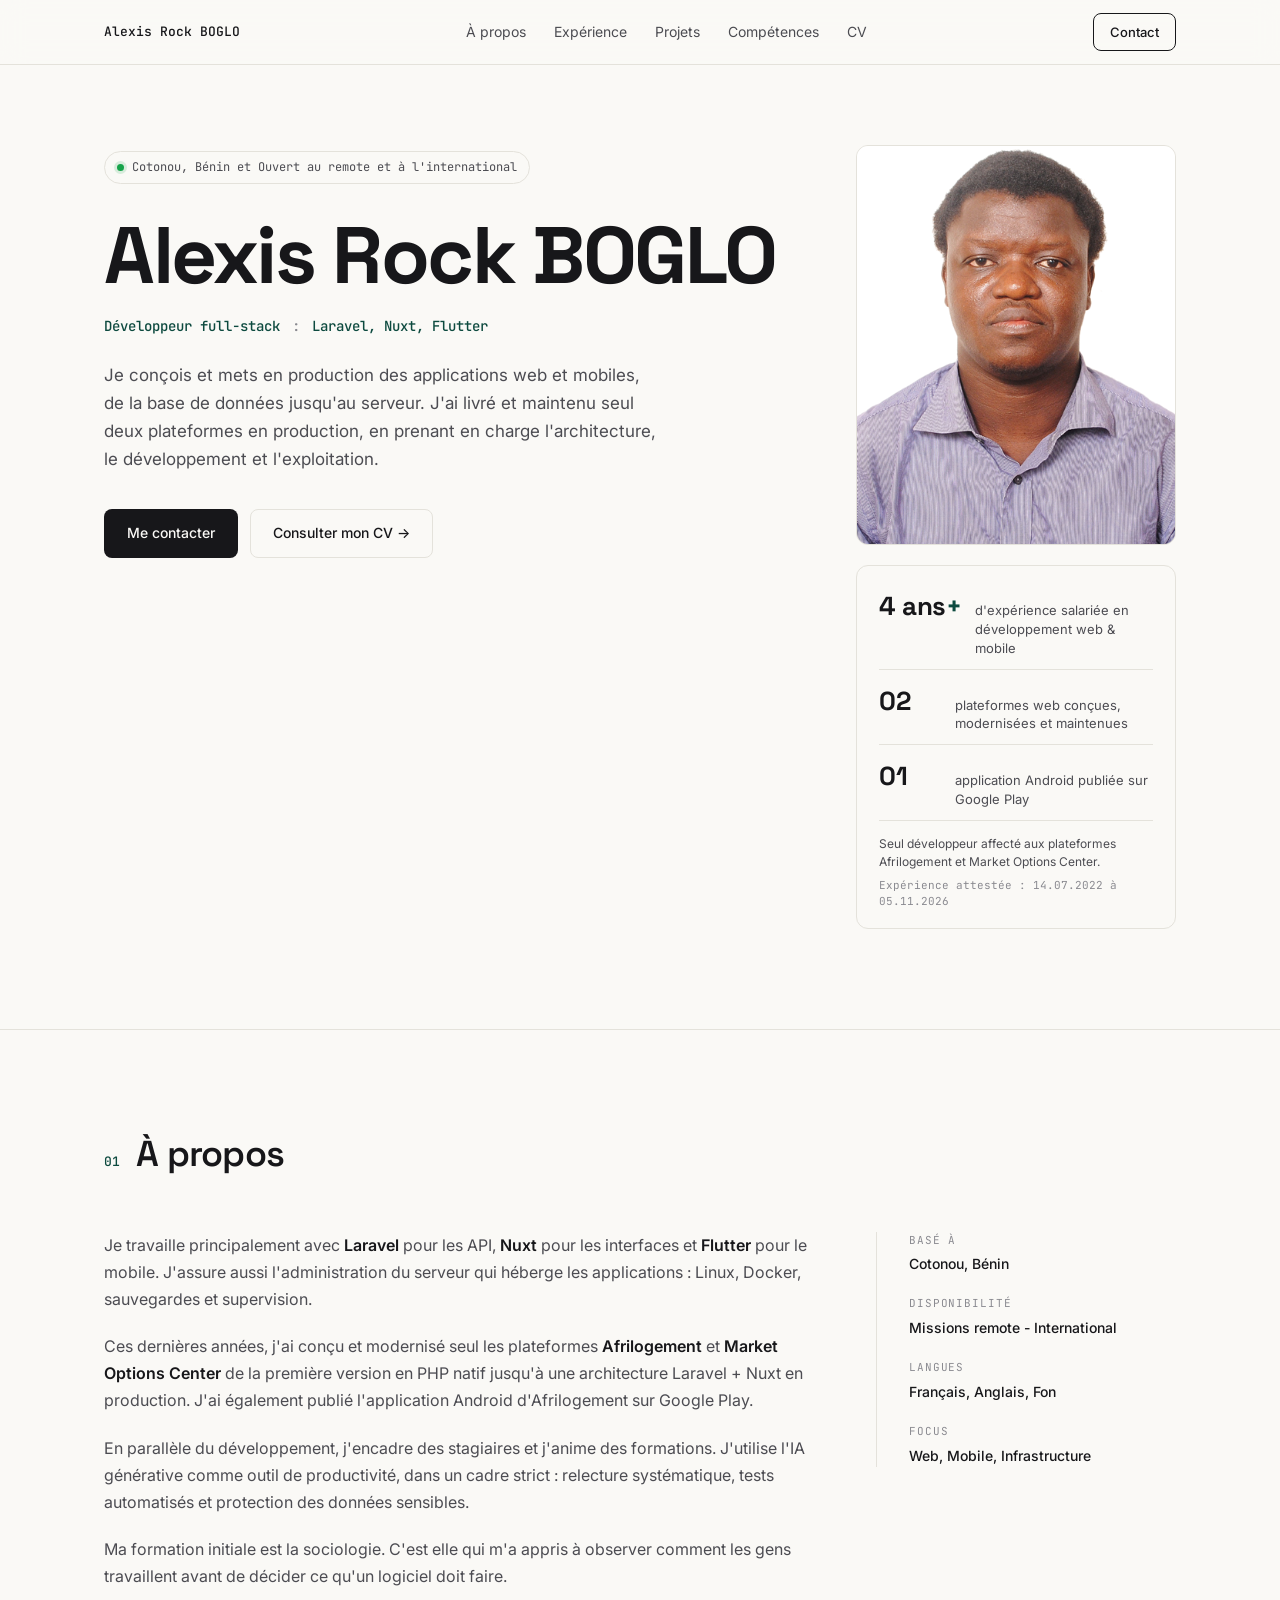
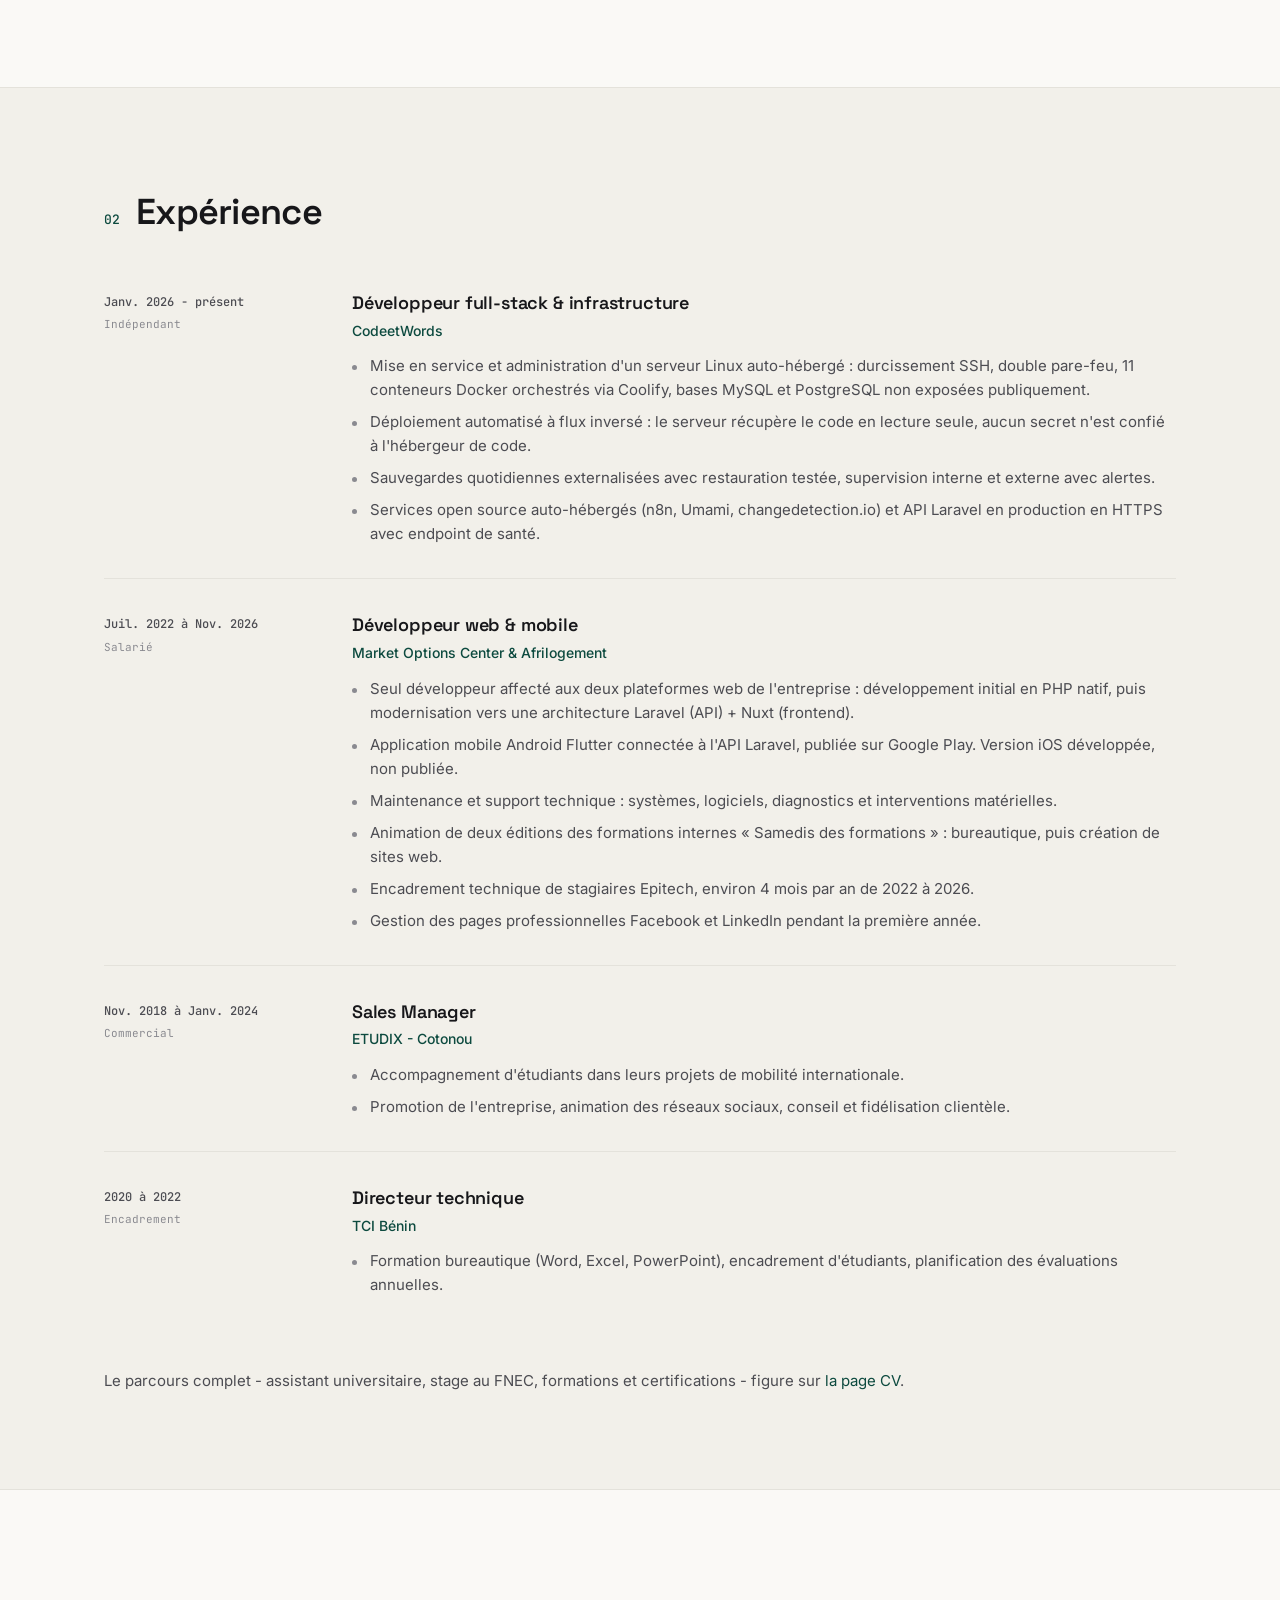
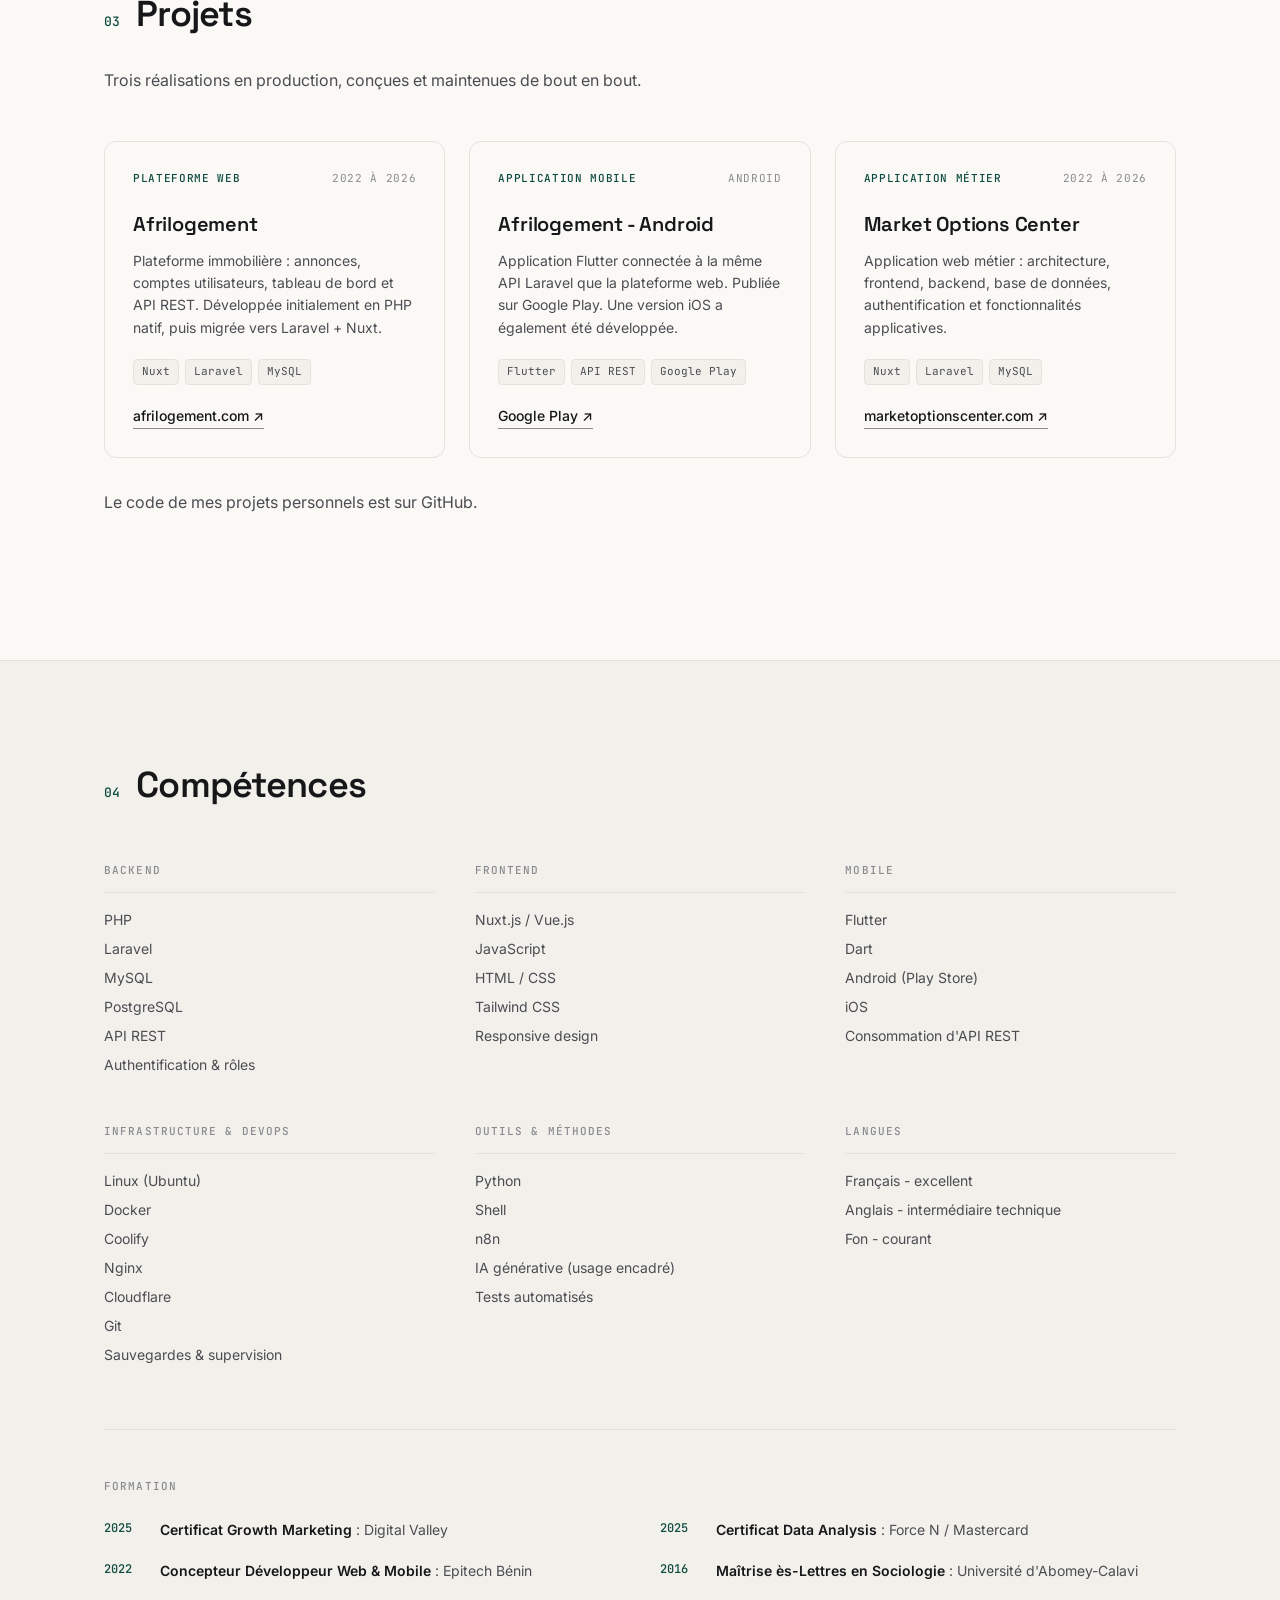
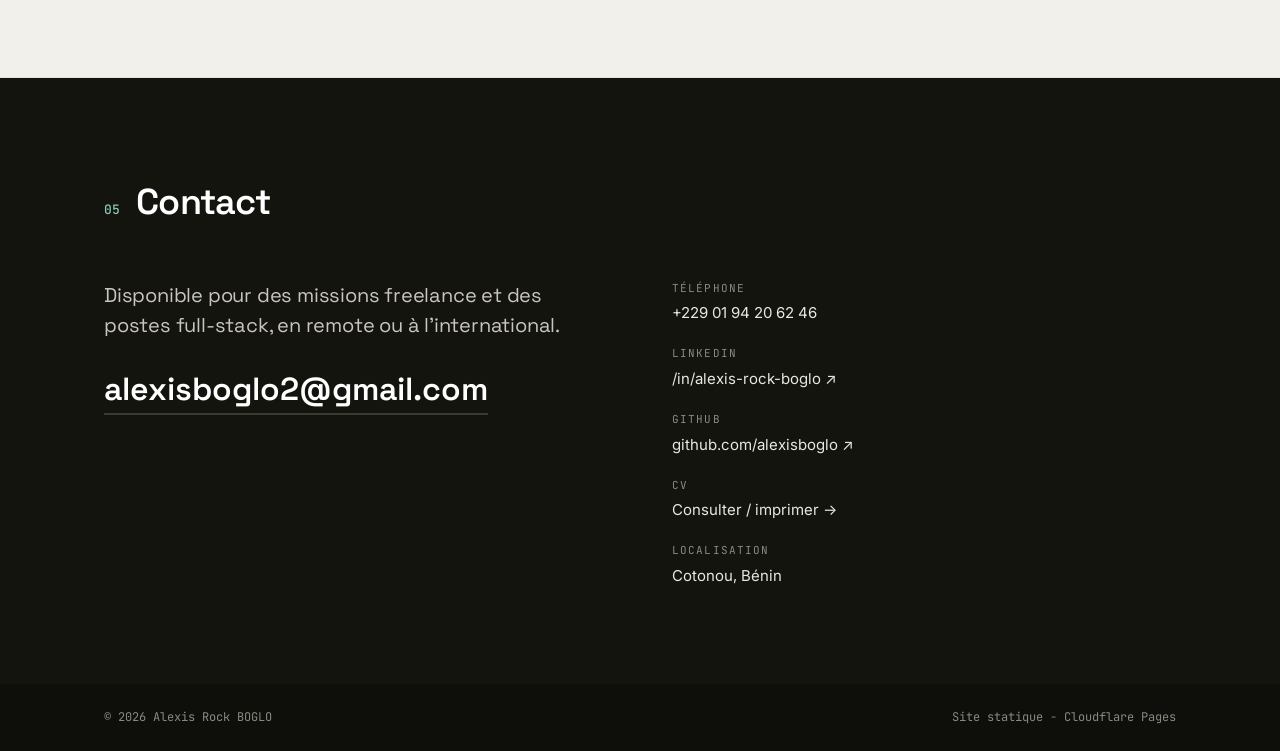
<file: index.html>
<!doctype html>
<html lang="fr">
    <head>
        <meta charset="UTF-8" />
        <meta name="viewport" content="width=device-width, initial-scale=1.0" />
        <meta name="color-scheme" content="light" />
        <meta name="theme-color" content="#faf9f6" />
        <title>Alexis Rock BOGLO - Développeur full-stack web &amp; mobile</title>
        <meta
            name="description"
            content="Développeur full-stack basé à Cotonou, Bénin. Applications web et mobiles en production (Laravel, Nuxt, Flutter). Infrastructure Linux, Docker, déploiement et supervision."
        />
        <meta name="author" content="Alexis Rock BOGLO" />

        <meta property="og:type" content="website" />
        <meta property="og:locale" content="fr_FR" />
        <meta property="og:site_name" content="Alexis Rock BOGLO" />
        <meta property="og:title" content="Alexis Rock BOGLO - Développeur full-stack web &amp; mobile" />
        <meta
            property="og:description"
            content="Du code au serveur. Applications web et mobiles en production : Laravel, Nuxt, Flutter."
        />
        <meta property="og:url" content="https://alexis.codeetwords.com/" />
        <meta property="og:image" content="https://alexis.codeetwords.com/assets/og.png" />
        <meta property="og:image:type" content="image/png" />
        <meta property="og:image:width" content="1200" />
        <meta property="og:image:height" content="630" />
        <meta property="og:image:alt" content="Alexis Rock BOGLO, développeur full-stack web et mobile" />
        <link rel="canonical" href="https://alexis.codeetwords.com/" />
        <meta name="twitter:card" content="summary_large_image" />
        <meta name="twitter:image" content="https://alexis.codeetwords.com/assets/og.png" />
        <link rel="icon" type="image/svg+xml" href="assets/favicon.svg" />
        <link rel="preconnect" href="https://fonts.googleapis.com" />
        <link rel="preconnect" href="https://fonts.gstatic.com" crossorigin />
        <link
            href="https://fonts.googleapis.com/css2?family=Inter:wght@400;500;600&family=JetBrains+Mono:wght@400;500&family=Space+Grotesk:wght@500;600;700&display=swap"
            rel="stylesheet"
        />
        <link rel="stylesheet" href="css/style.css" />
    </head>
    <body>
        <a class="skip-link" href="#about">Aller au contenu</a>

        <header class="nav">
            <div class="container nav-inner">
                <a href="#" class="nav-brand">
                    <span class="brand-name">Alexis Rock BOGLO</span>
                </a>
                <nav class="nav-links">
                    <a href="#about">À propos</a>
                    <a href="#experience">Expérience</a>
                    <a href="#projects">Projets</a>
                    <a href="#skills">Compétences</a>
                    <a href="cv.html">CV</a>
                </nav>
                <a href="#contact" class="nav-cta">Contact</a>
            </div>
        </header>

        <main>
            <!-- HERO -->
            <section class="hero">
                <div class="container hero-grid">
                    <div class="hero-content">
                        <div class="hero-status">
                            <span class="status-dot"></span>
                            <span>Cotonou, Bénin et Ouvert au remote et à l'international</span>
                        </div>

                        <h1 class="hero-name">Alexis Rock BOGLO</h1>

                        <p class="hero-role">
                            Développeur full-stack <span class="role-sep">:</span> Laravel, Nuxt, Flutter
                        </p>

                        <p class="hero-lead">
                            Je conçois et mets en production des applications web et mobiles, de la base de données
                            jusqu'au serveur. J'ai livré et maintenu seul deux plateformes en production, en prenant en
                            charge l'architecture, le développement et l'exploitation.
                        </p>

                        <div class="hero-actions">
                            <a href="#contact" class="btn btn-primary">Me contacter</a>
                            <a href="cv.html" class="btn btn-ghost">Consulter mon CV →</a>
                        </div>
                    </div>

                    <div class="hero-side">
                        <div class="hero-portrait">
                            <div class="portrait-frame">
                                <img
                                    src="assets/alexis.jpeg"
                                    width="1100"
                                    height="1100"
                                    alt="Portrait d'Alexis Rock BOGLO, développeur full-stack"
                                />
                                <div class="portrait-fallback">AB</div>
                            </div>
                        </div>

                        <!-- Bloc « en bref » : trois chiffres vérifiables -->
                        <dl class="facts">
                            <div class="fact">
                                <dt>4 ans<span>+</span></dt>
                                <dd>d'expérience salariée en développement web &amp; mobile</dd>
                            </div>
                            <div class="fact">
                                <dt>02</dt>
                                <dd>plateformes web conçues, modernisées et maintenues</dd>
                            </div>
                            <div class="fact">
                                <dt>01</dt>
                                <dd>application Android publiée sur Google Play</dd>
                            </div>
                            <p class="facts-note">
                                Seul développeur affecté aux plateformes Afrilogement et Market Options Center.
                                <span>Expérience attestée : 14.07.2022 à 05.11.2026</span>
                            </p>
                        </dl>
                    </div>
                </div>
            </section>

            <!-- À PROPOS -->
            <section class="section" id="about">
                <div class="container">
                    <div class="section-head">
                        <span class="section-num">01</span>
                        <h2>À propos</h2>
                    </div>
                    <div class="about-grid">
                        <div class="about-text">
                            <p>
                                Je travaille principalement avec <strong>Laravel</strong> pour les API,
                                <strong>Nuxt</strong> pour les interfaces et <strong>Flutter</strong> pour le mobile.
                                J'assure aussi l'administration du serveur qui héberge les applications : Linux, Docker,
                                sauvegardes et supervision.
                            </p>
                            <p>
                                Ces dernières années, j'ai conçu et modernisé seul les plateformes
                                <strong>Afrilogement</strong> et <strong>Market Options Center</strong> de la première
                                version en PHP natif jusqu'à une architecture Laravel + Nuxt en production. J'ai
                                également publié l'application Android d'Afrilogement sur Google Play.
                            </p>
                            <p>
                                En parallèle du développement, j'encadre des stagiaires et j'anime des formations.
                                J'utilise l'IA générative comme outil de productivité, dans un cadre strict : relecture
                                systématique, tests automatisés et protection des données sensibles.
                            </p>
                            <p>
                                Ma formation initiale est la sociologie. C'est elle qui m'a appris à observer comment
                                les gens travaillent avant de décider ce qu'un logiciel doit faire.
                            </p>
                        </div>
                        <aside class="about-meta">
                            <dl>
                                <div>
                                    <dt>Basé à</dt>
                                    <dd>Cotonou, Bénin</dd>
                                </div>
                                <div>
                                    <dt>Disponibilité</dt>
                                    <dd>Missions remote - International</dd>
                                </div>
                                <div>
                                    <dt>Langues</dt>
                                    <dd>Français, Anglais, Fon</dd>
                                </div>
                                <div>
                                    <dt>Focus</dt>
                                    <dd>Web, Mobile, Infrastructure</dd>
                                </div>
                            </dl>
                        </aside>
                    </div>
                </div>
            </section>

            <!-- EXPÉRIENCE -->
            <section class="section section-alt" id="experience">
                <div class="container">
                    <div class="section-head">
                        <span class="section-num">02</span>
                        <h2>Expérience</h2>
                    </div>

                    <div class="exp-list">
                        <article class="exp-item">
                            <div class="exp-aside">
                                <span class="exp-date">Janv. 2026 - présent</span>
                                <span class="exp-type">Indépendant</span>
                            </div>
                            <div class="exp-body">
                                <h3>Développeur full-stack &amp; infrastructure</h3>
                                <p class="exp-company">CodeetWords</p>
                                <ul>
                                    <li>
                                        Mise en service et administration d'un serveur Linux auto-hébergé : durcissement
                                        SSH, double pare-feu, 11 conteneurs Docker orchestrés via Coolify, bases MySQL
                                        et PostgreSQL non exposées publiquement.
                                    </li>
                                    <li>
                                        Déploiement automatisé à flux inversé : le serveur récupère le code en lecture
                                        seule, aucun secret n'est confié à l'hébergeur de code.
                                    </li>
                                    <li>
                                        Sauvegardes quotidiennes externalisées avec restauration testée, supervision
                                        interne et externe avec alertes.
                                    </li>
                                    <li>
                                        Services open source auto-hébergés (n8n, Umami, changedetection.io) et API
                                        Laravel en production en HTTPS avec endpoint de santé.
                                    </li>
                                </ul>
                            </div>
                        </article>

                        <article class="exp-item">
                            <div class="exp-aside">
                                <span class="exp-date">Juil. 2022 à Nov. 2026</span>
                                <span class="exp-type">Salarié</span>
                            </div>
                            <div class="exp-body">
                                <h3>Développeur web &amp; mobile</h3>
                                <p class="exp-company">Market Options Center & Afrilogement</p>
                                <ul>
                                    <li>
                                        Seul développeur affecté aux deux plateformes web de l'entreprise :
                                        développement initial en PHP natif, puis modernisation vers une architecture
                                        Laravel (API) + Nuxt (frontend).
                                    </li>
                                    <li>
                                        Application mobile Android Flutter connectée à l'API Laravel, publiée sur Google
                                        Play. Version iOS développée, non publiée.
                                    </li>
                                    <li>
                                        Maintenance et support technique : systèmes, logiciels, diagnostics et
                                        interventions matérielles.
                                    </li>
                                    <li>
                                        Animation de deux éditions des formations internes « Samedis des formations » :
                                        bureautique, puis création de sites web.
                                    </li>
                                    <li>
                                        Encadrement technique de stagiaires Epitech, environ 4 mois par an de 2022 à
                                        2026.
                                    </li>
                                    <li>
                                        Gestion des pages professionnelles Facebook et LinkedIn pendant la première
                                        année.
                                    </li>
                                </ul>
                            </div>
                        </article>

                        <article class="exp-item">
                            <div class="exp-aside">
                                <span class="exp-date">Nov. 2018 à Janv. 2024</span>
                                <span class="exp-type">Commercial</span>
                            </div>
                            <div class="exp-body">
                                <h3>Sales Manager</h3>
                                <p class="exp-company">ETUDIX - Cotonou</p>
                                <ul>
                                    <li>Accompagnement d'étudiants dans leurs projets de mobilité internationale.</li>
                                    <li>
                                        Promotion de l'entreprise, animation des réseaux sociaux, conseil et
                                        fidélisation clientèle.
                                    </li>
                                </ul>
                            </div>
                        </article>

                        <article class="exp-item">
                            <div class="exp-aside">
                                <span class="exp-date">2020 à 2022</span>
                                <span class="exp-type">Encadrement</span>
                            </div>
                            <div class="exp-body">
                                <h3>Directeur technique</h3>
                                <p class="exp-company">TCI Bénin</p>
                                <ul>
                                    <li>
                                        Formation bureautique (Word, Excel, PowerPoint), encadrement d'étudiants,
                                        planification des évaluations annuelles.
                                    </li>
                                </ul>
                            </div>
                        </article>
                    </div>

                    <p class="exp-more">
                        Le parcours complet - assistant universitaire, stage au FNEC, formations et certifications -
                        figure sur <a href="cv.html">la page CV</a>.
                    </p>
                </div>
            </section>

            <!-- PROJETS -->
            <section class="section" id="projects">
                <div class="container">
                    <div class="section-head">
                        <span class="section-num">03</span>
                        <h2>Projets</h2>
                    </div>
                    <p class="section-intro">
                        Trois réalisations en production, conçues et maintenues de bout en bout.
                    </p>

                    <div class="project-grid">
                        <article class="project-card">
                            <div class="project-meta">
                                <span class="project-type">Plateforme web</span>
                                <span class="project-year">2022 à 2026</span>
                            </div>
                            <h3>Afrilogement</h3>
                            <p class="project-desc">
                                Plateforme immobilière : annonces, comptes utilisateurs, tableau de bord et API REST.
                                Développée initialement en PHP natif, puis migrée vers Laravel + Nuxt.
                            </p>
                            <div class="project-tags"><span>Nuxt</span><span>Laravel</span><span>MySQL</span></div>
                            <a class="project-link" href="https://www.afrilogement.com/" target="_blank" rel="noopener"
                                >afrilogement.com ↗</a
                            >
                        </article>

                        <article class="project-card">
                            <div class="project-meta">
                                <span class="project-type">Application mobile</span>
                                <span class="project-year">Android</span>
                            </div>
                            <h3>Afrilogement - Android</h3>
                            <p class="project-desc">
                                Application Flutter connectée à la même API Laravel que la plateforme web. Publiée sur
                                Google Play. Une version iOS a également été développée.
                            </p>
                            <div class="project-tags">
                                <span>Flutter</span><span>API REST</span><span>Google Play</span>
                            </div>
                            <a
                                class="project-link"
                                href="https://play.google.com/store/apps/details?id=com.afrilogement.afrilogement&hl=fr"
                                target="_blank"
                                rel="noopener"
                                >Google Play ↗</a
                            >
                        </article>

                        <article class="project-card">
                            <div class="project-meta">
                                <span class="project-type">Application métier</span>
                                <span class="project-year">2022 à 2026</span>
                            </div>
                            <h3>Market Options Center</h3>
                            <p class="project-desc">
                                Application web métier : architecture, frontend, backend, base de données,
                                authentification et fonctionnalités applicatives.
                            </p>
                            <div class="project-tags"><span>Nuxt</span><span>Laravel</span><span>MySQL</span></div>
                            <a
                                class="project-link"
                                href="https://www.marketoptionscenter.com/"
                                target="_blank"
                                rel="noopener"
                                >marketoptionscenter.com ↗</a
                            >
                        </article>
                    </div>
                    <p class="section-intro" style="margin-top: 32px">
                        Le code de mes projets personnels est sur
                        <a href="https://github.com/alexisboglo">GitHub</a>.
                    </p>
                </div>
            </section>

            <!-- COMPÉTENCES -->
            <section class="section section-alt" id="skills">
                <div class="container">
                    <div class="section-head">
                        <span class="section-num">04</span>
                        <h2>Compétences</h2>
                    </div>

                    <div class="skills-grid">
                        <div class="skill-group">
                            <h3>Backend</h3>
                            <ul>
                                <li>PHP</li>
                                <li>Laravel</li>
                                <li>MySQL</li>
                                <li>PostgreSQL</li>
                                <li>API REST</li>
                                <li>Authentification &amp; rôles</li>
                            </ul>
                        </div>

                        <div class="skill-group">
                            <h3>Frontend</h3>
                            <ul>
                                <li>Nuxt.js / Vue.js</li>
                                <li>JavaScript</li>
                                <li>HTML / CSS</li>
                                <li>Tailwind CSS</li>
                                <li>Responsive design</li>
                            </ul>
                        </div>

                        <div class="skill-group">
                            <h3>Mobile</h3>
                            <ul>
                                <li>Flutter</li>
                                <li>Dart</li>
                                <li>Android (Play Store)</li>
                                <li>iOS</li>
                                <li>Consommation d'API REST</li>
                            </ul>
                        </div>

                        <div class="skill-group">
                            <h3>Infrastructure &amp; DevOps</h3>
                            <ul>
                                <li>Linux (Ubuntu)</li>
                                <li>Docker</li>
                                <li>Coolify</li>
                                <li>Nginx</li>
                                <li>Cloudflare</li>
                                <li>Git</li>
                                <li>Sauvegardes &amp; supervision</li>
                            </ul>
                        </div>

                        <div class="skill-group">
                            <h3>Outils &amp; méthodes</h3>
                            <ul>
                                <li>Python</li>
                                <li>Shell</li>
                                <li>n8n</li>
                                <li>IA générative (usage encadré)</li>
                                <li>Tests automatisés</li>
                            </ul>
                        </div>

                        <div class="skill-group">
                            <h3>Langues</h3>
                            <ul>
                                <li>Français - excellent</li>
                                <li>Anglais - intermédiaire technique</li>
                                <li>Fon - courant</li>
                            </ul>
                        </div>
                    </div>

                    <div class="formation">
                        <h3>Formation</h3>
                        <div class="formation-list">
                            <div class="formation-item">
                                <span class="formation-year">2025</span>
                                <span><strong>Certificat Growth Marketing</strong> : Digital Valley</span>
                            </div>
                            <div class="formation-item">
                                <span class="formation-year">2025</span>
                                <span><strong>Certificat Data Analysis</strong> : Force N / Mastercard</span>
                            </div>
                            <div class="formation-item">
                                <span class="formation-year">2022</span>
                                <span><strong>Concepteur Développeur Web &amp; Mobile</strong> : Epitech Bénin</span>
                            </div>
                            <div class="formation-item">
                                <span class="formation-year">2016</span>
                                <span
                                    ><strong>Maîtrise ès-Lettres en Sociologie</strong> : Université
                                    d'Abomey-Calavi</span
                                >
                            </div>
                        </div>
                    </div>
                </div>
            </section>

            <!-- CONTACT -->
            <section class="section contact" id="contact">
                <div class="container">
                    <div class="section-head">
                        <span class="section-num">05</span>
                        <h2>Contact</h2>
                    </div>
                    <div class="contact-grid">
                        <div class="contact-intro">
                            <p class="contact-lead">
                                Disponible pour des missions freelance et des postes full-stack, en remote ou à
                                l'international.
                            </p>
                            <a href="mailto:alexisboglo2@gmail.com" class="contact-email">alexisboglo2@gmail.com</a>
                        </div>
                        <ul class="contact-list">
                            <li>
                                <span class="contact-label">Téléphone</span>
                                <a href="tel:+2290194206246">+229 01 94 20 62 46</a>
                            </li>
                            <li>
                                <span class="contact-label">LinkedIn</span>
                                <a href="https://www.linkedin.com/in/alexis-rock-boglo" target="_blank" rel="noopener"
                                    >/in/alexis-rock-boglo ↗</a
                                >
                            </li>
                            <li>
                                <span class="contact-label">GitHub</span>
                                <a href="https://github.com/alexisboglo" target="_blank" rel="noopener"
                                    >github.com/alexisboglo ↗</a
                                >
                            </li>

                            <li>
                                <span class="contact-label">CV</span>
                                <a href="cv.html">Consulter / imprimer →</a>
                            </li>
                            <li>
                                <span class="contact-label">Localisation</span>
                                <span>Cotonou, Bénin</span>
                            </li>
                        </ul>
                    </div>
                </div>
            </section>
        </main>

        <footer class="footer">
            <div class="container footer-inner">
                <span>© <span id="year"></span> Alexis Rock BOGLO</span>
                <span class="footer-note">Site statique - Cloudflare Pages</span>
            </div>
        </footer>

        <script src="js/main.js"></script>
    </body>
</html>
</file>
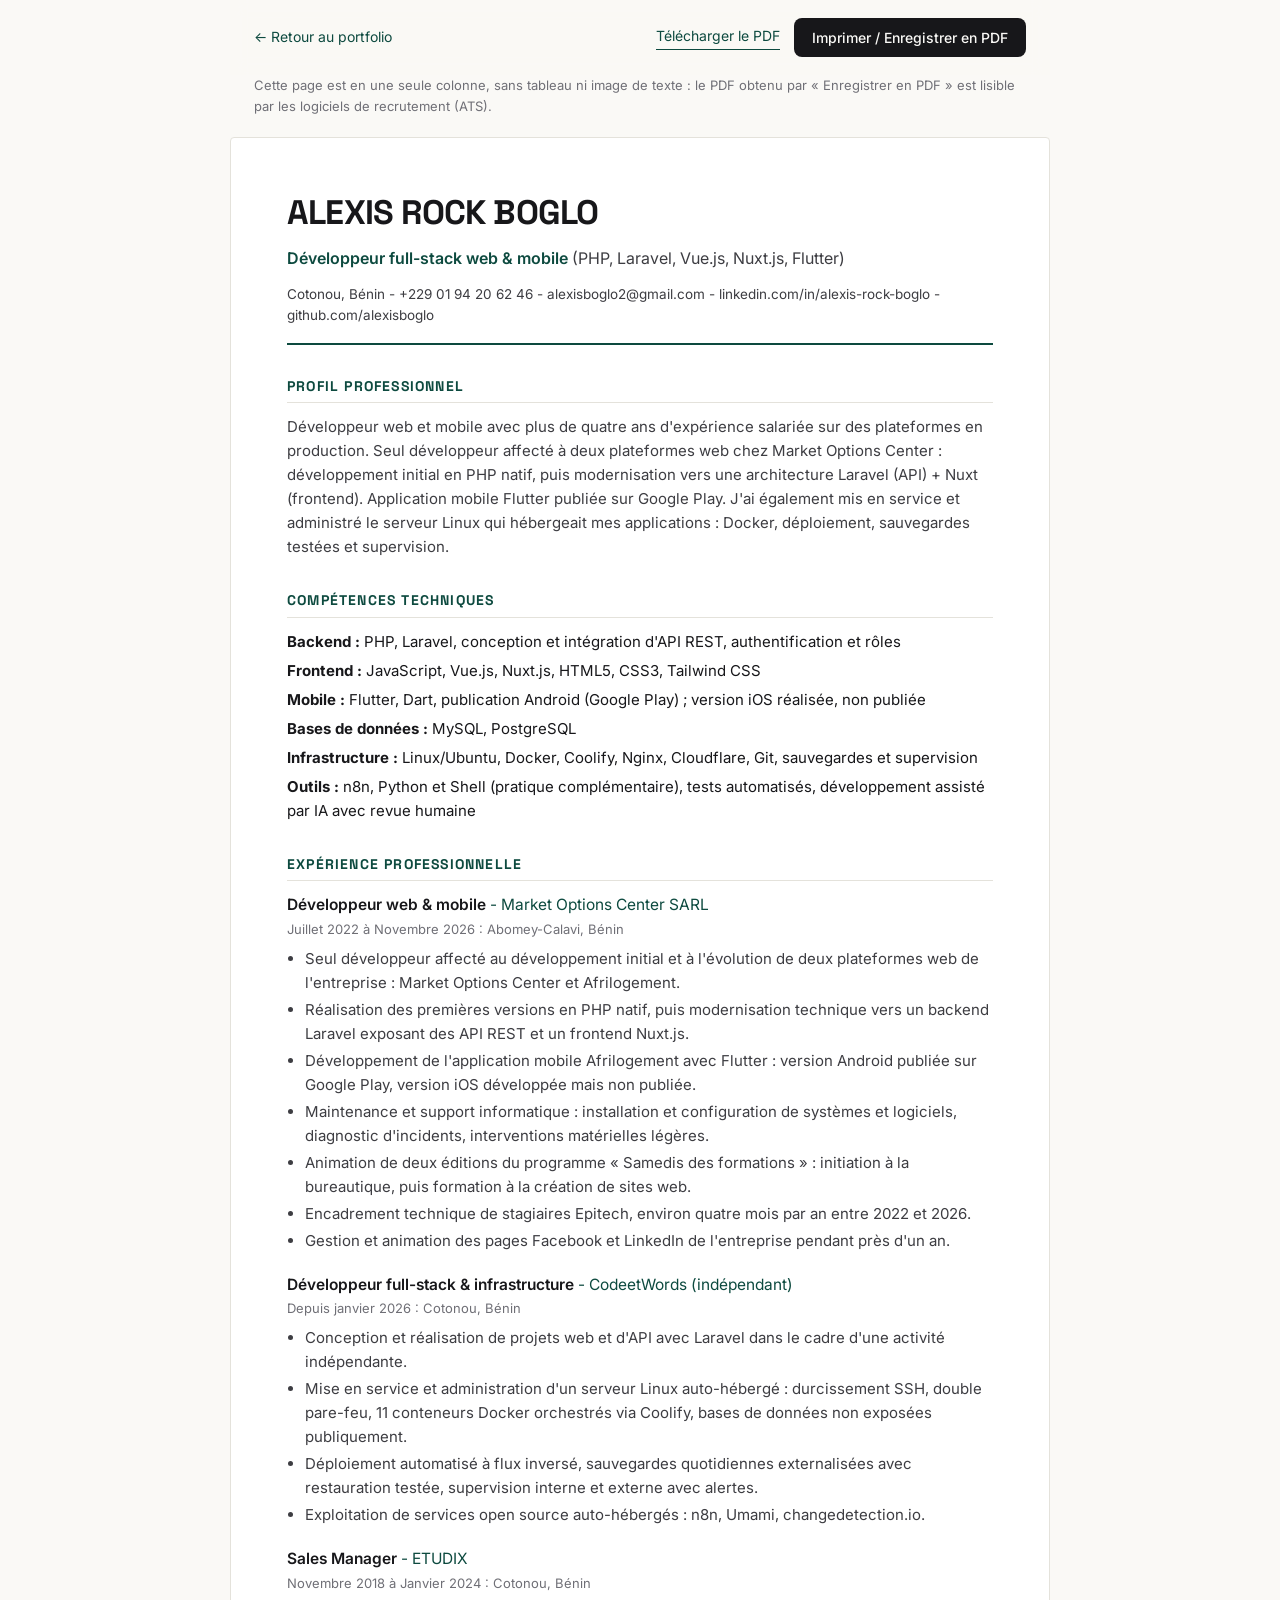
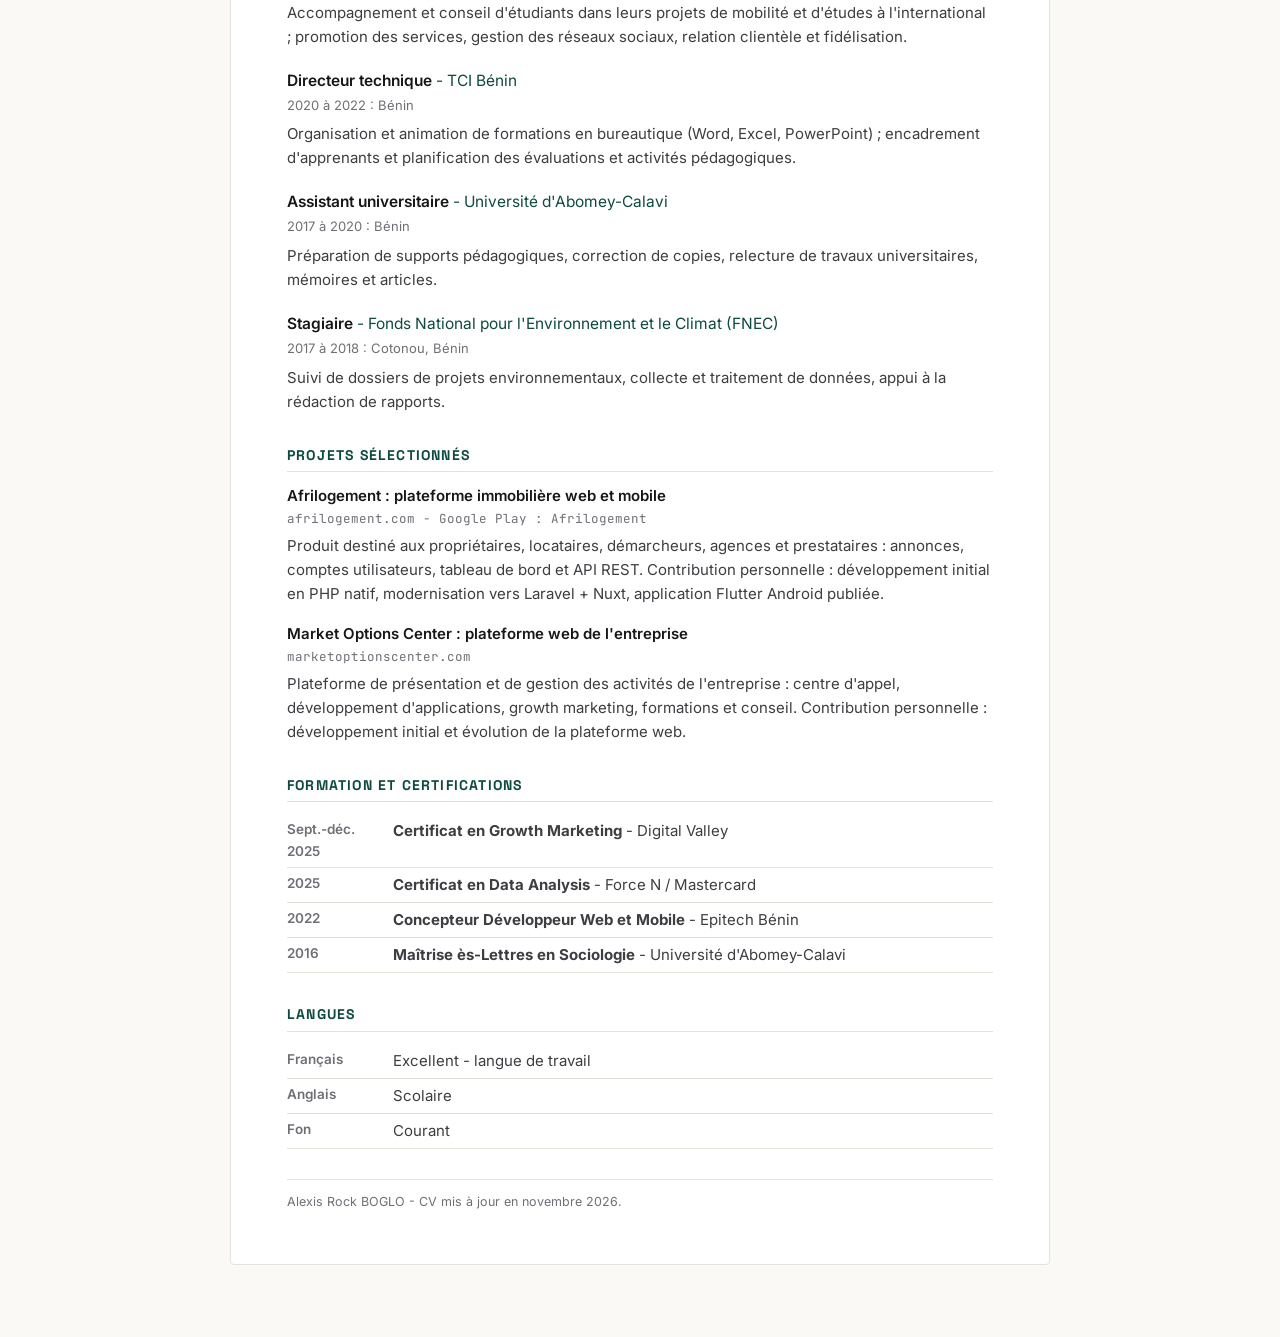
<file: cv.html>
<!doctype html>
<html lang="fr">
    <head>
        <meta charset="UTF-8" />
        <meta name="viewport" content="width=device-width, initial-scale=1.0" />
        <meta name="color-scheme" content="light" />
        <meta name="theme-color" content="#faf9f6" />
        <title>CV - Alexis Rock BOGLO | Développeur full-stack web &amp; mobile</title>
        <meta
            name="description"
            content="CV d'Alexis Rock BOGLO - Développeur full-stack web et mobile : PHP, Laravel, Nuxt.js, Flutter, Docker. Cotonou, Bénin."
        />
        <meta name="author" content="Alexis Rock BOGLO" />
        <link rel="icon" type="image/svg+xml" href="assets/favicon.svg" />
        <link rel="preconnect" href="https://fonts.googleapis.com" />
        <link rel="preconnect" href="https://fonts.gstatic.com" crossorigin />
        <link
            href="https://fonts.googleapis.com/css2?family=Inter:wght@400;500;600&family=JetBrains+Mono:wght@400&family=Space+Grotesk:wght@600;700&display=swap"
            rel="stylesheet"
        />
        <link rel="stylesheet" href="css/cv.css" />
    </head>
    <body>
        <div class="cv-toolbar no-print">
            <a class="back" href="index.html">← Retour au portfolio</a>
            <span class="cv-tools">
                <a class="cv-dl" href="cv.pdf" download="CV_Alexis_Rock_BOGLO_Developpeur_Full_Stack.pdf"
                    >Télécharger le PDF</a
                >
                <button type="button" class="cv-print" onclick="window.print()">Imprimer / Enregistrer en PDF</button>
            </span>
        </div>
        <p class="cv-hint no-print">
            Cette page est en une seule colonne, sans tableau ni image de texte : le PDF obtenu par « Enregistrer en PDF
            » est lisible par les logiciels de recrutement (ATS).
        </p>

        <main class="cv-sheet">
            <header class="cv-head">
                <h1>Alexis Rock BOGLO</h1>
                <p class="cv-title">
                    Développeur full-stack web &amp; mobile <span> (PHP, Laravel, Vue.js, Nuxt.js, Flutter)</span>
                </p>
                <p class="cv-contact">
                    Cotonou, Bénin -
                    <a href="tel:+2290194206246">+229 01 94 20 62 46</a> -
                    <a href="mailto:alexisboglo2@gmail.com">alexisboglo2@gmail.com</a> -
                    <a href="https://www.linkedin.com/in/alexis-rock-boglo">linkedin.com/in/alexis-rock-boglo</a> -
                    <a href="https://github.com/alexisboglo">github.com/alexisboglo</a>
                </p>
            </header>

            <h2>Profil professionnel</h2>
            <p class="cv-lead">
                Développeur web et mobile avec plus de quatre ans d'expérience salariée sur des plateformes en
                production. Seul développeur affecté à deux plateformes web chez Market Options Center : développement
                initial en PHP natif, puis modernisation vers une architecture Laravel (API) + Nuxt (frontend).
                Application mobile Flutter publiée sur Google Play. J'ai également mis en service et administré le
                serveur Linux qui hébergeait mes applications : Docker, déploiement, sauvegardes testées et supervision.
            </p>

            <h2>Compétences techniques</h2>
            <div class="cv-skills">
                <div>
                    <b>Backend :</b> PHP, Laravel, conception et intégration d'API REST, authentification et rôles
                </div>
                <div><b>Frontend :</b> JavaScript, Vue.js, Nuxt.js, HTML5, CSS3, Tailwind CSS</div>
                <div>
                    <b>Mobile :</b> Flutter, Dart, publication Android (Google Play) ; version iOS réalisée, non publiée
                </div>
                <div><b>Bases de données :</b> MySQL, PostgreSQL</div>
                <div>
                    <b>Infrastructure :</b> Linux/Ubuntu, Docker, Coolify, Nginx, Cloudflare, Git, sauvegardes et
                    supervision
                </div>
                <div>
                    <b>Outils :</b> n8n, Python et Shell (pratique complémentaire), tests automatisés, développement
                    assisté par IA avec revue humaine
                </div>
            </div>

            <h2>Expérience professionnelle</h2>

            <article class="cv-job">
                <h3>Développeur web &amp; mobile <em>- Market Options Center SARL</em></h3>
                <p class="cv-when">Juillet 2022 à Novembre 2026 : Abomey-Calavi, Bénin</p>
                <ul>
                    <li>
                        Seul développeur affecté au développement initial et à l'évolution de deux plateformes web de
                        l'entreprise : Market Options Center et Afrilogement.
                    </li>
                    <li>
                        Réalisation des premières versions en PHP natif, puis modernisation technique vers un backend
                        Laravel exposant des API REST et un frontend Nuxt.js.
                    </li>
                    <li>
                        Développement de l'application mobile Afrilogement avec Flutter : version Android publiée sur
                        Google Play, version iOS développée mais non publiée.
                    </li>
                    <li>
                        Maintenance et support informatique : installation et configuration de systèmes et logiciels,
                        diagnostic d'incidents, interventions matérielles légères.
                    </li>
                    <li>
                        Animation de deux éditions du programme « Samedis des formations » : initiation à la
                        bureautique, puis formation à la création de sites web.
                    </li>
                    <li>Encadrement technique de stagiaires Epitech, environ quatre mois par an entre 2022 et 2026.</li>
                    <li>Gestion et animation des pages Facebook et LinkedIn de l'entreprise pendant près d'un an.</li>
                </ul>
            </article>

            <article class="cv-job">
                <h3>Développeur full-stack &amp; infrastructure <em>- CodeetWords (indépendant)</em></h3>
                <p class="cv-when">Depuis janvier 2026 : Cotonou, Bénin</p>
                <ul>
                    <li>
                        Conception et réalisation de projets web et d'API avec Laravel dans le cadre d'une activité
                        indépendante.
                    </li>
                    <li>
                        Mise en service et administration d'un serveur Linux auto-hébergé : durcissement SSH, double
                        pare-feu, 11 conteneurs Docker orchestrés via Coolify, bases de données non exposées
                        publiquement.
                    </li>
                    <li>
                        Déploiement automatisé à flux inversé, sauvegardes quotidiennes externalisées avec restauration
                        testée, supervision interne et externe avec alertes.
                    </li>
                    <li>Exploitation de services open source auto-hébergés : n8n, Umami, changedetection.io.</li>
                </ul>
            </article>

            <article class="cv-job">
                <h3>Sales Manager <em>- ETUDIX</em></h3>
                <p class="cv-when">Novembre 2018 à Janvier 2024 : Cotonou, Bénin</p>
                <p>
                    Accompagnement et conseil d'étudiants dans leurs projets de mobilité et d'études à l'international ;
                    promotion des services, gestion des réseaux sociaux, relation clientèle et fidélisation.
                </p>
            </article>

            <article class="cv-job">
                <h3>Directeur technique <em>- TCI Bénin</em></h3>
                <p class="cv-when">2020 à 2022 : Bénin</p>
                <p>
                    Organisation et animation de formations en bureautique (Word, Excel, PowerPoint) ; encadrement
                    d'apprenants et planification des évaluations et activités pédagogiques.
                </p>
            </article>

            <article class="cv-job">
                <h3>Assistant universitaire <em>- Université d'Abomey-Calavi</em></h3>
                <p class="cv-when">2017 à 2020 : Bénin</p>
                <p>
                    Préparation de supports pédagogiques, correction de copies, relecture de travaux universitaires,
                    mémoires et articles.
                </p>
            </article>

            <article class="cv-job">
                <h3>Stagiaire <em>- Fonds National pour l'Environnement et le Climat (FNEC)</em></h3>
                <p class="cv-when">2017 à 2018 : Cotonou, Bénin</p>
                <p>
                    Suivi de dossiers de projets environnementaux, collecte et traitement de données, appui à la
                    rédaction de rapports.
                </p>
            </article>

            <h2>Projets sélectionnés</h2>

            <article class="cv-project">
                <h3>Afrilogement : plateforme immobilière web et mobile</h3>
                <p class="cv-url">afrilogement.com - Google Play : Afrilogement</p>
                <p>
                    Produit destiné aux propriétaires, locataires, démarcheurs, agences et prestataires : annonces,
                    comptes utilisateurs, tableau de bord et API REST. Contribution personnelle : développement initial
                    en PHP natif, modernisation vers Laravel + Nuxt, application Flutter Android publiée.
                </p>
            </article>

            <article class="cv-project">
                <h3>Market Options Center : plateforme web de l'entreprise</h3>
                <p class="cv-url">marketoptionscenter.com</p>
                <p>
                    Plateforme de présentation et de gestion des activités de l'entreprise : centre d'appel,
                    développement d'applications, growth marketing, formations et conseil. Contribution personnelle :
                    développement initial et évolution de la plateforme web.
                </p>
            </article>

            <h2>Formation et certifications</h2>
            <div class="cv-line">
                <b>Sept.-déc. 2025</b><span><strong>Certificat en Growth Marketing</strong> - Digital Valley</span>
            </div>
            <div class="cv-line">
                <b>2025</b><span><strong>Certificat en Data Analysis</strong> - Force N / Mastercard</span>
            </div>
            <div class="cv-line">
                <b>2022</b><span><strong>Concepteur Développeur Web et Mobile</strong> - Epitech Bénin</span>
            </div>
            <div class="cv-line">
                <b>2016</b><span><strong>Maîtrise ès-Lettres en Sociologie</strong> - Université d'Abomey-Calavi</span>
            </div>

            <h2>Langues</h2>
            <div class="cv-line"><b>Français</b><span>Excellent - langue de travail</span></div>
            <div class="cv-line"><b>Anglais</b><span>Scolaire</span></div>
            <div class="cv-line"><b>Fon</b><span>Courant</span></div>

            <p class="cv-foot">Alexis Rock BOGLO - CV mis à jour en novembre 2026.</p>
        </main>
    </body>
</html>
</file>
<file: css/style.css>
/* ---------- Variables ---------- */
:root {
    --bg: #faf9f6;
    --bg-2: #f2f0ea;
    --ink: #17171a;
    --ink-2: #4c4c52;
    --ink-3: #8a8a90;
    --line: #e4e2db;
    --accent: #0d4a3f;
    --radius: 12px;
    --font-sans: "Inter", system-ui, -apple-system, sans-serif;
    --font-display: "Space Grotesk", var(--font-sans);
    --font-mono: "JetBrains Mono", ui-monospace, monospace;
}

/* ---------- Reset ---------- */
*,
*::before,
*::after {
    box-sizing: border-box;
}
* {
    margin: 0;
}
html {
    scroll-behavior: smooth;
    -webkit-text-size-adjust: 100%;
}
body {
    font-family: var(--font-sans);
    background: var(--bg);
    color: var(--ink);
    line-height: 1.6;
    font-size: 16px;
    -webkit-font-smoothing: antialiased;
    -moz-osx-font-smoothing: grayscale;
}
img,
svg {
    display: block;
    max-width: 100%;
}
a {
    color: inherit;
    text-decoration: none;
}
ul {
    list-style: none;
    padding: 0;
}
section[id] {
    scroll-margin-top: 80px;
}
::selection {
    background: var(--accent);
    color: #fff;
}
:focus-visible {
    outline: 2px solid var(--accent);
    outline-offset: 3px;
    border-radius: 2px;
}

/* ---------- Layout ---------- */
.container {
    width: 100%;
    max-width: 1120px;
    margin: 0 auto;
    padding: 0 24px;
}

/* ---------- Navigation ---------- */
.nav {
    position: sticky;
    top: 0;
    z-index: 50;
    background: rgba(250, 249, 246, 0.85);
    backdrop-filter: saturate(180%) blur(12px);
    -webkit-backdrop-filter: saturate(180%) blur(12px);
    border-bottom: 1px solid var(--line);
}
.nav-inner {
    display: flex;
    align-items: center;
    justify-content: space-between;
    height: 64px;
    gap: 24px;
}
.nav-brand {
    display: flex;
    align-items: center;
    gap: 10px;
    font-family: var(--font-mono);
    font-size: 13px;
}
.brand-mark {
    display: inline-flex;
    align-items: center;
    justify-content: center;
    width: 28px;
    height: 28px;
    background: var(--accent);
    color: #fff;
    border-radius: 6px;
    font-size: 11px;
    font-weight: 500;
}
.brand-name {
    font-weight: 500;
}
.nav-links {
    display: flex;
    gap: 28px;
    font-size: 14px;
    color: var(--ink-2);
}
.nav-links a {
    transition: color 0.15s ease;
}
.nav-links a:hover {
    color: var(--ink);
}
.nav-cta {
    font-size: 13px;
    font-weight: 500;
    padding: 8px 16px;
    border: 1px solid var(--ink);
    border-radius: 8px;
    transition:
        background 0.15s ease,
        color 0.15s ease;
}
.nav-cta:hover {
    background: var(--ink);
    color: var(--bg);
}

/* ---------- Boutons ---------- */
.btn {
    display: inline-flex;
    align-items: center;
    gap: 8px;
    padding: 12px 22px;
    border-radius: 8px;
    font-size: 14px;
    font-weight: 500;
    transition: all 0.15s ease;
    border: 1px solid transparent;
    cursor: pointer;
}
.btn-primary {
    background: var(--ink);
    color: var(--bg);
}
.btn-primary:hover {
    background: var(--accent);
}
.btn-ghost {
    border-color: var(--line);
    color: var(--ink);
}
.btn-ghost:hover {
    border-color: var(--ink);
}

/* ---------- Hero ---------- */
.hero {
    padding: 80px 0 100px;
    border-bottom: 1px solid var(--line);
}
.hero-grid {
    display: grid;
    grid-template-columns: 1fr 320px;
    gap: 64px;
    align-items: center;
}
.hero-status {
    display: inline-flex;
    align-items: center;
    gap: 8px;
    font-family: var(--font-mono);
    font-size: 12px;
    color: var(--ink-2);
    padding: 6px 12px;
    border: 1px solid var(--line);
    border-radius: 999px;
    background: var(--bg);
    margin-bottom: 32px;
}
.status-dot {
    width: 7px;
    height: 7px;
    border-radius: 50%;
    background: #16a34a;
    box-shadow: 0 0 0 3px rgba(22, 163, 74, 0.15);
    flex-shrink: 0;
}
.hero-name {
    font-family: var(--font-display);
    font-weight: 700;
    font-size: clamp(2.5rem, 6.5vw, 5rem);
    line-height: 0.98;
    letter-spacing: -0.03em;
    color: var(--ink);
    margin-bottom: 20px;
    text-wrap: balance;
}
.hero-role {
    font-family: var(--font-mono);
    font-size: 14px;
    font-weight: 500;
    color: var(--accent);
    margin-bottom: 24px;
}
.role-sep {
    color: var(--ink-3);
    margin: 0 4px;
}
.hero-lead {
    font-size: 17px;
    line-height: 1.65;
    color: var(--ink-2);
    max-width: 560px;
    margin-bottom: 36px;
}
.hero-actions {
    display: flex;
    gap: 12px;
    flex-wrap: wrap;
}

.hero-portrait {
    position: relative;
}
.portrait-frame {
    position: relative;
    aspect-ratio: 4 / 5;
    border-radius: var(--radius);
    overflow: hidden;
    background: var(--bg-2);
    border: 1px solid var(--line);
}
.portrait-frame img {
    width: 100%;
    height: 100%;
    object-fit: cover;
    filter: grayscale(8%) contrast(1.02);
}
/* Secours : affiché uniquement si la photo ne charge pas (voir js/main.js) */
.portrait-fallback {
    display: none;
    position: absolute;
    inset: 0;
    align-items: center;
    justify-content: center;
    font-family: var(--font-display);
    font-size: 48px;
    letter-spacing: 2px;
    color: var(--ink-3);
    background: linear-gradient(135deg, var(--bg-2), var(--bg));
}
.portrait-frame.is-empty img {
    display: none;
}
.portrait-frame.is-empty .portrait-fallback {
    display: flex;
}

/* ---------- Sections ---------- */
.section {
    padding: 96px 0;
    border-bottom: 1px solid var(--line);
}
.section-alt {
    background: var(--bg-2);
}
.section-head {
    display: flex;
    align-items: baseline;
    gap: 16px;
    margin-bottom: 48px;
}
.section-num {
    font-family: var(--font-mono);
    font-size: 13px;
    font-weight: 500;
    color: var(--accent);
}
.section-head h2 {
    font-family: var(--font-display);
    font-size: clamp(1.75rem, 3vw, 2.25rem);
    font-weight: 600;
    letter-spacing: -0.02em;
}
.section-intro {
    font-size: 16px;
    color: var(--ink-2);
    max-width: 560px;
    margin: -24px 0 48px;
}

/* ---------- À propos ---------- */
.about-grid {
    display: grid;
    grid-template-columns: 1fr 300px;
    gap: 64px;
    align-items: start;
}
.about-text p {
    font-size: 16px;
    line-height: 1.7;
    color: var(--ink-2);
    margin-bottom: 20px;
}
.about-text p:last-child {
    margin-bottom: 0;
}
.about-text strong {
    color: var(--ink);
    font-weight: 600;
}
.about-meta {
    border-left: 1px solid var(--line);
    padding-left: 32px;
}
.about-meta dl {
    display: flex;
    flex-direction: column;
    gap: 20px;
}
.about-meta dt {
    font-family: var(--font-mono);
    font-size: 11px;
    text-transform: uppercase;
    letter-spacing: 0.08em;
    color: var(--ink-3);
    margin-bottom: 4px;
}
.about-meta dd {
    font-size: 14px;
    color: var(--ink);
    font-weight: 500;
}

/* ---------- Expérience ---------- */
.exp-list {
    display: flex;
    flex-direction: column;
}
.exp-item {
    display: grid;
    grid-template-columns: 200px 1fr;
    gap: 48px;
    padding: 32px 0;
    border-top: 1px solid var(--line);
}
.exp-item:first-child {
    border-top: none;
    padding-top: 0;
}
.exp-aside {
    display: flex;
    flex-direction: column;
    gap: 4px;
    font-family: var(--font-mono);
    font-size: 12px;
    color: var(--ink-3);
    padding-top: 4px;
}
.exp-date {
    color: var(--ink-2);
    font-weight: 500;
}
.exp-type {
    font-size: 11px;
}
.exp-body h3 {
    font-family: var(--font-display);
    font-size: 18px;
    font-weight: 600;
    letter-spacing: -0.01em;
    color: var(--ink);
    margin-bottom: 2px;
}
.exp-company {
    font-size: 14px;
    color: var(--accent);
    font-weight: 500;
    margin-bottom: 12px;
}
.exp-body ul {
    display: flex;
    flex-direction: column;
    gap: 8px;
}
.exp-body li {
    position: relative;
    padding-left: 18px;
    font-size: 15px;
    line-height: 1.6;
    color: var(--ink-2);
}
.exp-body li::before {
    content: "";
    position: absolute;
    left: 0;
    top: 11px;
    width: 5px;
    height: 5px;
    border-radius: 50%;
    background: var(--ink-3);
}

/* ---------- Projets ---------- */
.project-grid {
    display: grid;
    grid-template-columns: repeat(3, 1fr);
    gap: 24px;
}
.project-card {
    display: flex;
    flex-direction: column;
    padding: 28px;
    background: var(--bg);
    border: 1px solid var(--line);
    border-radius: var(--radius);
    transition:
        border-color 0.2s ease,
        transform 0.2s ease;
}
.project-card:hover {
    border-color: var(--ink);
    transform: translateY(-2px);
}
.project-meta {
    display: flex;
    justify-content: space-between;
    align-items: baseline;
    font-family: var(--font-mono);
    font-size: 11px;
    color: var(--ink-3);
    margin-bottom: 20px;
    text-transform: uppercase;
    letter-spacing: 0.06em;
}
.project-type {
    color: var(--accent);
    font-weight: 500;
}
.project-card h3 {
    font-family: var(--font-display);
    font-size: 20px;
    font-weight: 600;
    letter-spacing: -0.01em;
    margin-bottom: 10px;
}
.project-desc {
    font-size: 14px;
    line-height: 1.6;
    color: var(--ink-2);
    margin-bottom: 20px;
    flex: 1;
}
.project-tags {
    display: flex;
    flex-wrap: wrap;
    gap: 6px;
    margin-bottom: 20px;
}
.project-tags span {
    font-family: var(--font-mono);
    font-size: 11px;
    padding: 3px 8px;
    border: 1px solid var(--line);
    border-radius: 4px;
    color: var(--ink-2);
    background: var(--bg-2);
}
.project-link {
    font-size: 14px;
    font-weight: 500;
    color: var(--ink);
    border-bottom: 1px solid var(--ink-3);
    align-self: flex-start;
    padding-bottom: 1px;
    transition:
        border-color 0.15s ease,
        color 0.15s ease;
}
.project-link:hover {
    color: var(--accent);
    border-color: var(--accent);
}

/* ---------- Compétences ---------- */
.skills-grid {
    display: grid;
    grid-template-columns: repeat(3, 1fr);
    gap: 48px 40px;
}
.skill-group h3 {
    font-family: var(--font-mono);
    font-size: 11px;
    text-transform: uppercase;
    letter-spacing: 0.1em;
    color: var(--ink-3);
    font-weight: 500;
    padding-bottom: 12px;
    margin-bottom: 16px;
    border-bottom: 1px solid var(--line);
}
.skill-group ul {
    display: flex;
    flex-direction: column;
    gap: 8px;
}
.skill-group li {
    font-size: 14px;
    color: var(--ink-2);
    line-height: 1.5;
}

/* ---------- Formation ---------- */
.formation {
    margin-top: 64px;
    padding-top: 48px;
    border-top: 1px solid var(--line);
}
.formation > h3 {
    font-family: var(--font-mono);
    font-size: 11px;
    text-transform: uppercase;
    letter-spacing: 0.1em;
    color: var(--ink-3);
    font-weight: 500;
    margin-bottom: 24px;
}
.formation-list {
    display: grid;
    grid-template-columns: repeat(2, 1fr);
    gap: 20px 40px;
}
.formation-item {
    display: flex;
    gap: 16px;
    font-size: 14px;
    color: var(--ink-2);
    line-height: 1.5;
}
.formation-year {
    font-family: var(--font-mono);
    font-size: 12px;
    color: var(--accent);
    font-weight: 500;
    flex-shrink: 0;
    width: 40px;
}
.formation-item strong {
    color: var(--ink);
    font-weight: 600;
}

/* ---------- Contact ---------- */
.contact {
    background: #14140f;
    color: #e9e7e0;
    border-bottom: none;
}
.contact .section-head h2 {
    color: #fff;
}
.contact .section-num {
    color: #8bc7ba;
}
.contact-grid {
    display: grid;
    grid-template-columns: 1fr 1fr;
    gap: 64px;
    align-items: start;
}
.contact-lead {
    font-family: var(--font-display);
    font-size: 20px;
    line-height: 1.5;
    color: #c9c6bd;
    margin-bottom: 24px;
    letter-spacing: -0.01em;
}
.contact-email {
    font-family: var(--font-display);
    font-size: clamp(1.25rem, 3vw, 2rem);
    font-weight: 600;
    color: #fff;
    border-bottom: 2px solid #3a3a30;
    padding-bottom: 4px;
    transition: border-color 0.2s ease;
    word-break: break-word;
}
.contact-email:hover {
    border-color: #8bc7ba;
}
.contact-list {
    display: flex;
    flex-direction: column;
    gap: 20px;
}
.contact-list li {
    display: flex;
    flex-direction: column;
    gap: 4px;
}
.contact-label {
    font-family: var(--font-mono);
    font-size: 11px;
    text-transform: uppercase;
    letter-spacing: 0.1em;
    color: #8a8a80;
}
.contact-list a,
.contact-list span:not(.contact-label) {
    font-size: 15px;
    color: #e9e7e0;
    transition: color 0.15s ease;
}
.contact-list a:hover {
    color: #8bc7ba;
}

/* ---------- Footer ---------- */
.footer {
    background: #0e0e0a;
    color: #8a8a80;
    padding: 24px 0;
    font-size: 12px;
    font-family: var(--font-mono);
}
.footer-inner {
    display: flex;
    justify-content: space-between;
    align-items: center;
    gap: 16px;
    flex-wrap: wrap;
}

/* ---------- Animations ---------- */
.reveal {
    opacity: 0;
    transform: translateY(8px);
    transition:
        opacity 0.5s ease,
        transform 0.5s ease;
}
.reveal.is-visible {
    opacity: 1;
    transform: none;
}

/* ---------- Responsive ---------- */
@media (max-width: 900px) {
    .hero-grid {
        grid-template-columns: 1fr;
        gap: 48px;
    }
    .hero-portrait {
        max-width: 280px;
    }
    .about-grid {
        grid-template-columns: 1fr;
        gap: 40px;
    }
    .about-meta {
        border-left: none;
        border-top: 1px solid var(--line);
        padding-left: 0;
        padding-top: 24px;
    }
    .exp-item {
        grid-template-columns: 1fr;
        gap: 12px;
    }
    .project-grid {
        grid-template-columns: 1fr;
    }
    .skills-grid {
        grid-template-columns: repeat(2, 1fr);
        gap: 40px 32px;
    }
    .formation-list {
        grid-template-columns: 1fr;
    }
    .contact-grid {
        grid-template-columns: 1fr;
        gap: 40px;
    }
}

@media (max-width: 640px) {
    .nav-links {
        display: none;
    }
    .section {
        padding: 64px 0;
    }
    .hero {
        padding: 48px 0 64px;
    }
    .hero-lead {
        font-size: 16px;
    }
    .skills-grid {
        grid-template-columns: 1fr;
        gap: 32px;
    }
    .exp-body li {
        font-size: 14px;
    }
    .section-intro {
        margin-top: -16px;
    }
}

@media (prefers-reduced-motion: reduce) {
    html {
        scroll-behavior: auto;
    }
    .reveal {
        opacity: 1;
        transform: none;
        transition: none;
    }
}

/* ---------- Impression ---------- */
@media print {
    .nav,
    .hero-actions,
    .footer,
    .project-link {
        display: none !important;
    }
    body {
        background: #fff;
    }
    .section,
    .hero {
        padding: 24px 0;
        border: none;
    }
    .contact {
        background: #fff;
        color: #000;
    }
    .contact .section-head h2 {
        color: #000;
    }
    .contact .section-num {
        color: #555;
    }
    .contact-lead,
    .contact-email {
        color: #000;
    }
    .contact-list a,
    .contact-list span:not(.contact-label) {
        color: #000;
    }
    .reveal {
        opacity: 1 !important;
        transform: none !important;
    }
}
/* ---------- Ajouts de la fusion ---------- */

/* Lien d'évitement : invisible, sauf au clavier (accessibilité) */
.skip-link {
    position: absolute;
    left: 16px;
    top: -64px;
    z-index: 1000;
    padding: 10px 16px;
    background: var(--ink);
    color: var(--bg);
    border-radius: 8px;
    font-size: 14px;
    text-decoration: none;
    transition: top 0.2s ease;
}
.skip-link:focus {
    top: 12px;
}

/* Colonne de droite du hero : portrait + chiffres clés */
.hero-side {
    display: grid;
    gap: 20px;
    align-content: start;
}

.facts {
    margin: 0;
    padding: 20px 22px 18px;
    background: var(--bg);
    border: 1px solid var(--line);
    border-radius: var(--radius);
}
.fact {
    display: flex;
    align-items: baseline;
    gap: 14px;
    padding: 11px 0;
    border-bottom: 1px solid var(--line);
}
.fact:first-child {
    padding-top: 0;
}
.fact dt {
    flex: 0 0 auto;
    min-width: 62px;
    font-family: var(--font-display);
    font-size: 26px;
    font-weight: 700;
    color: var(--ink);
    letter-spacing: -0.5px;
}
.fact dt span {
    color: var(--accent);
}
.fact dd {
    margin: 0;
    font-size: 13px;
    line-height: 1.45;
    color: var(--ink-2);
}
.facts-note {
    margin: 14px 0 0;
    font-size: 12px;
    line-height: 1.5;
    color: var(--ink-2);
}
.facts-note span {
    display: block;
    margin-top: 6px;
    font-family: var(--font-mono);
    font-size: 11px;
    color: var(--ink-3);
}

/* Renvoi vers la page CV sous la frise d'expérience */
.exp-more {
    margin: 40px 0 0;
    font-size: 15px;
    color: var(--ink-2);
}
.exp-more a {
    color: var(--accent);
}

@media (max-width: 900px) {
    .hero-side {
        max-width: 420px;
    }
    .hero-portrait {
        max-width: 280px;
    }
}

/* Le hero a maintenant deux colonnes de hauteurs différentes : on les aligne en haut */
.hero-grid {
    align-items: start;
}
.hero-content {
    padding-top: 6px;
}

/* Téléphone : rien ne doit dépasser la largeur de l'écran */
@media (max-width: 900px) {
    .hero-side {
        max-width: 100%;
    }
}
@media (max-width: 640px) {
    .hero-status {
        display: flex;
        flex-wrap: wrap;
        max-width: 100%;
        line-height: 1.5;
    }
    .hero-status > span:last-child {
        min-width: 0;
    }
    .fact dt {
        min-width: 54px;
        font-size: 23px;
    }
}
</file>
<file: css/cv.css>
/* CV en une seule colonne, pensée pour l'impression A4 et pour la lecture par les ATS */

:root {
    --bg: #faf9f6;
    --paper: #ffffff;
    --ink: #17171a;
    --ink-2: #3d3d42;
    --ink-3: #6f6f76;
    --line: #e4e2db;
    --accent: #0d4a3f;
    --font-sans: "Inter", system-ui, -apple-system, sans-serif;
    --font-display: "Space Grotesk", var(--font-sans);
    --font-mono: "JetBrains Mono", ui-monospace, monospace;
}

* {
    box-sizing: border-box;
}

body {
    margin: 0;
    background: var(--bg);
    color: var(--ink);
    font-family: var(--font-sans);
    font-size: 15px;
    line-height: 1.6;
    -webkit-font-smoothing: antialiased;
}

a {
    color: var(--accent);
}

/* ---------- Barre d'outils (jamais imprimée) ---------- */
.cv-toolbar {
    position: sticky;
    top: 0;
    z-index: 10;
    display: flex;
    align-items: center;
    justify-content: space-between;
    gap: 16px;
    flex-wrap: wrap;
    max-width: 820px;
    margin: 0 auto;
    padding: 18px 24px;
    background: rgba(250, 249, 246, 0.9);
    backdrop-filter: blur(8px);
}
.cv-toolbar a.back {
    font-size: 14px;
    text-decoration: none;
}
.cv-toolbar a.back:hover {
    text-decoration: underline;
}
.cv-tools {
    display: inline-flex;
    align-items: center;
    gap: 14px;
    flex-wrap: wrap;
}
.cv-dl {
    font-size: 14px;
    text-decoration: none;
    border-bottom: 1px solid currentColor;
    padding-bottom: 1px;
}
.cv-print {
    padding: 11px 18px;
    border: 0;
    border-radius: 8px;
    background: var(--ink);
    color: var(--bg);
    font-family: inherit;
    font-size: 14px;
    font-weight: 500;
    cursor: pointer;
}
.cv-print:hover {
    background: var(--accent);
}

.cv-hint {
    max-width: 820px;
    margin: 0 auto 20px;
    padding: 0 24px;
    font-size: 13px;
    color: var(--ink-3);
}

/* ---------- La feuille ---------- */
.cv-sheet {
    max-width: 820px;
    margin: 0 auto 72px;
    padding: 48px 56px 40px;
    background: var(--paper);
    border: 1px solid var(--line);
    border-radius: 4px;
}

.cv-head {
    border-bottom: 2px solid var(--accent);
    padding-bottom: 16px;
}
.cv-head h1 {
    margin: 0;
    font-family: var(--font-display);
    font-size: 34px;
    font-weight: 700;
    letter-spacing: -0.8px;
    text-transform: uppercase;
}
.cv-title {
    margin: 6px 0 0;
    font-size: 16px;
    font-weight: 600;
    color: var(--accent);
}
.cv-title span {
    font-weight: 400;
    color: var(--ink-2);
}
.cv-contact {
    margin: 12px 0 0;
    font-size: 13.5px;
    color: var(--ink-2);
}
.cv-contact a {
    color: var(--ink-2);
    text-decoration: none;
}
.cv-contact a:hover {
    text-decoration: underline;
}

h2 {
    margin: 30px 0 12px;
    padding-bottom: 5px;
    border-bottom: 1px solid var(--line);
    font-family: var(--font-display);
    font-size: 14px;
    font-weight: 700;
    letter-spacing: 1.2px;
    text-transform: uppercase;
    color: var(--accent);
}

.cv-lead {
    margin: 0;
    color: var(--ink-2);
}

/* Compétences : libellé + liste, en texte simple (lisible par un ATS) */
.cv-skills {
    margin: 0;
}
.cv-skills div {
    margin-bottom: 5px;
}
.cv-skills b {
    color: var(--ink);
}

/* Expériences */
.cv-job {
    margin-bottom: 20px;
    page-break-inside: avoid;
}
.cv-job:last-child {
    margin-bottom: 0;
}
.cv-job h3 {
    margin: 0;
    font-size: 15.5px;
    font-weight: 600;
}
.cv-job h3 em {
    font-style: normal;
    font-weight: 400;
    color: var(--accent);
}
.cv-job .cv-when {
    margin: 1px 0 7px;
    font-size: 13px;
    color: var(--ink-3);
}
.cv-job ul {
    margin: 0;
    padding-left: 18px;
}
.cv-job li {
    margin-bottom: 3px;
    color: var(--ink-2);
}
.cv-job > p:last-child {
    margin: 0;
    color: var(--ink-2);
}

/* Projets */
.cv-project {
    margin-bottom: 16px;
    page-break-inside: avoid;
}
.cv-project h3 {
    margin: 0 0 1px;
    font-size: 15px;
    font-weight: 600;
}
.cv-project .cv-url {
    margin: 0 0 5px;
    font-family: var(--font-mono);
    font-size: 12.5px;
    color: var(--ink-3);
    word-break: break-all;
}
.cv-project p:last-child {
    margin: 0;
    color: var(--ink-2);
}

/* Formation et langues */
.cv-line {
    display: flex;
    gap: 14px;
    padding: 5px 0;
    border-bottom: 1px solid var(--line);
}
.cv-line:last-child {
    border-bottom: 0;
}
.cv-line b {
    flex: 0 0 92px;
    font-weight: 600;
    color: var(--ink-3);
    font-size: 13.5px;
}
.cv-line span {
    color: var(--ink-2);
}

.cv-foot {
    margin-top: 30px;
    padding-top: 12px;
    border-top: 1px solid var(--line);
    font-size: 12.5px;
    color: var(--ink-3);
}

/* ---------- Impression A4 ---------- */
@media print {
    @page {
        size: A4;
        margin: 11mm 13mm;
    }
    body {
        background: #fff;
        font-size: 9.8pt;
        line-height: 1.36;
    }
    .no-print {
        display: none !important;
    }
    .cv-sheet {
        max-width: none;
        margin: 0;
        padding: 0;
        border: 0;
        border-radius: 0;
    }
    a {
        color: #000;
        text-decoration: none;
    }
    .cv-head h1 {
        font-size: 21pt;
    }
    .cv-title {
        font-size: 11pt;
    }
    h2 {
        margin: 11pt 0 5pt;
        font-size: 9.6pt;
        page-break-after: avoid;
    }
    .cv-job,
    .cv-project,
    .cv-line {
        page-break-inside: avoid;
    }
    .cv-job {
        margin-bottom: 8pt;
    }
    .cv-job h3 {
        font-size: 10.4pt;
    }
    .cv-job .cv-when {
        font-size: 9pt;
        margin-bottom: 4pt;
    }
    .cv-job li {
        margin-bottom: 1pt;
    }
    .cv-project {
        margin-bottom: 8pt;
    }
    .cv-line {
        padding: 3pt 0;
    }
    .cv-head {
        padding-bottom: 10pt;
    }
    .cv-foot {
        margin-top: 14pt;
        padding-top: 7pt;
        font-size: 8.5pt;
    }
}

@media (max-width: 700px) {
    .cv-sheet {
        padding: 32px 22px;
        border-left: 0;
        border-right: 0;
    }
    .cv-head h1 {
        font-size: 26px;
    }
    .cv-line {
        flex-direction: column;
        gap: 2px;
    }
    .cv-line b {
        flex: none;
    }
}
</file>
